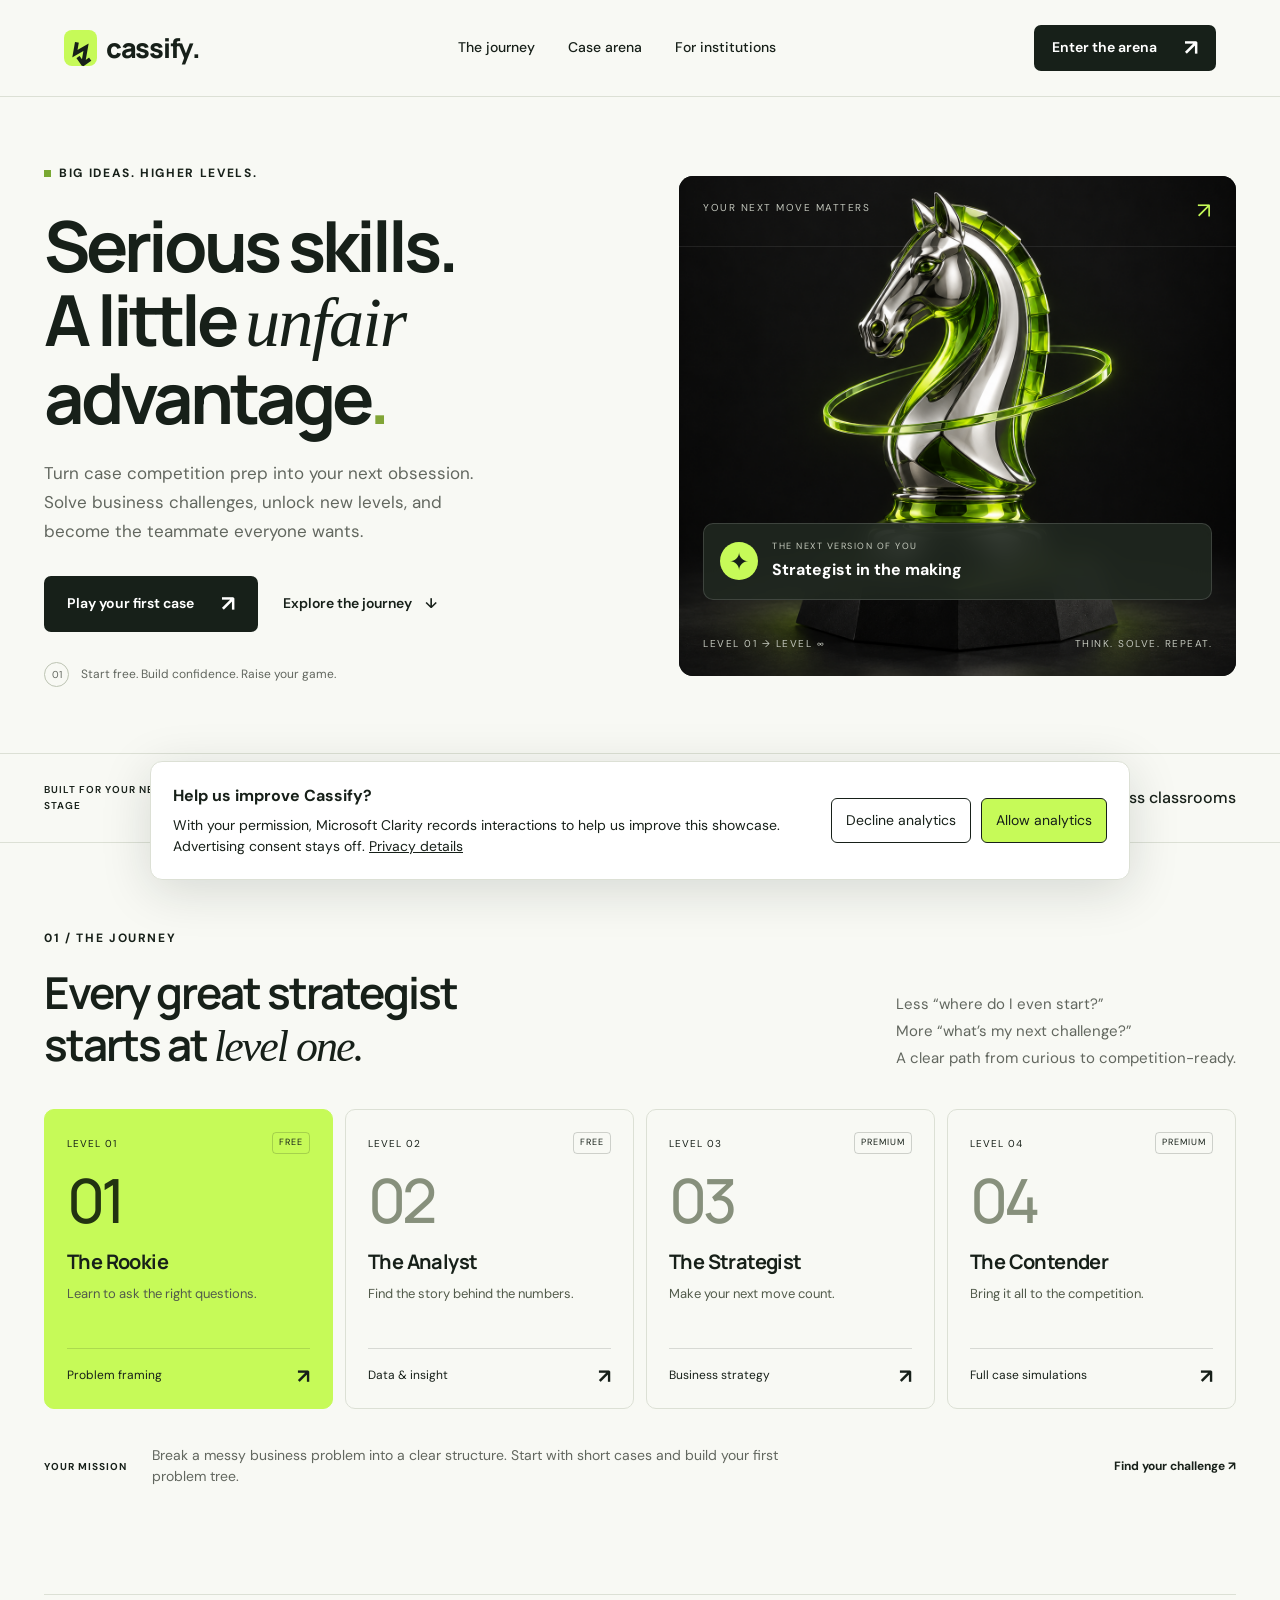
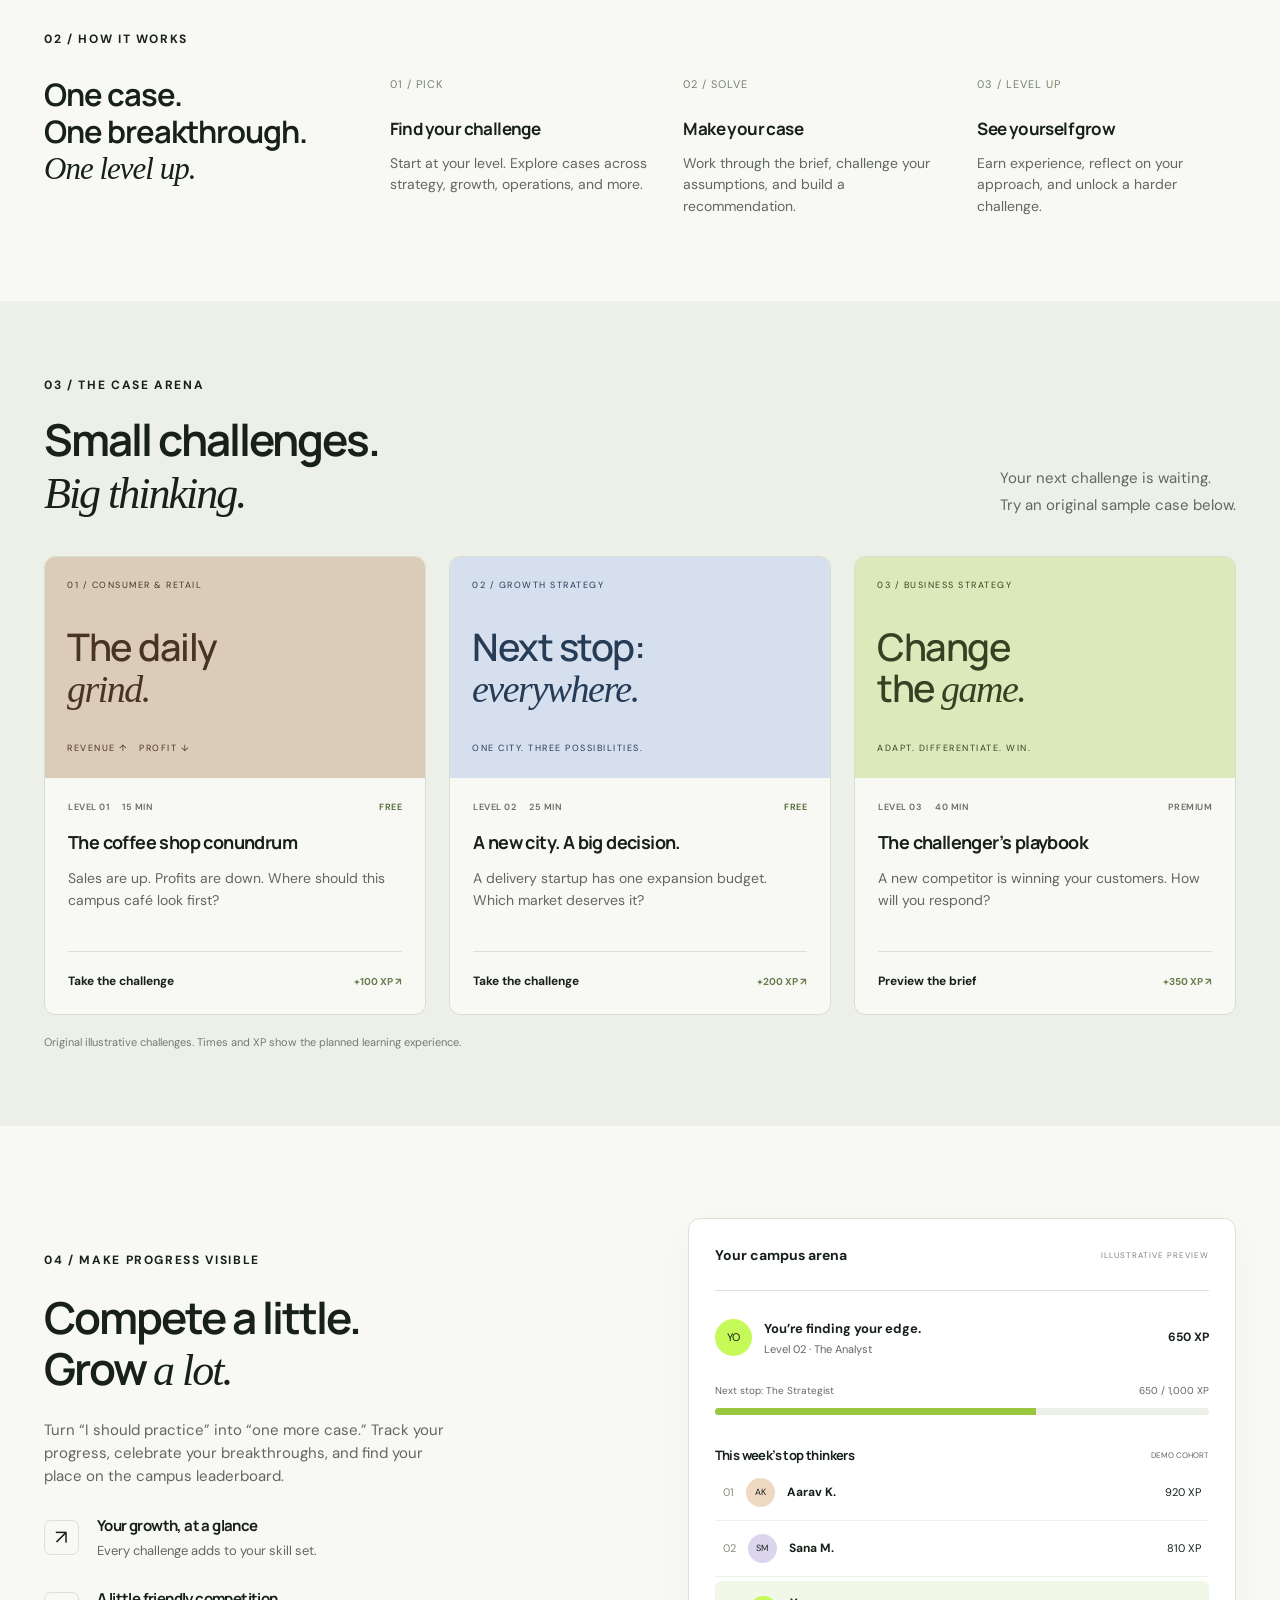
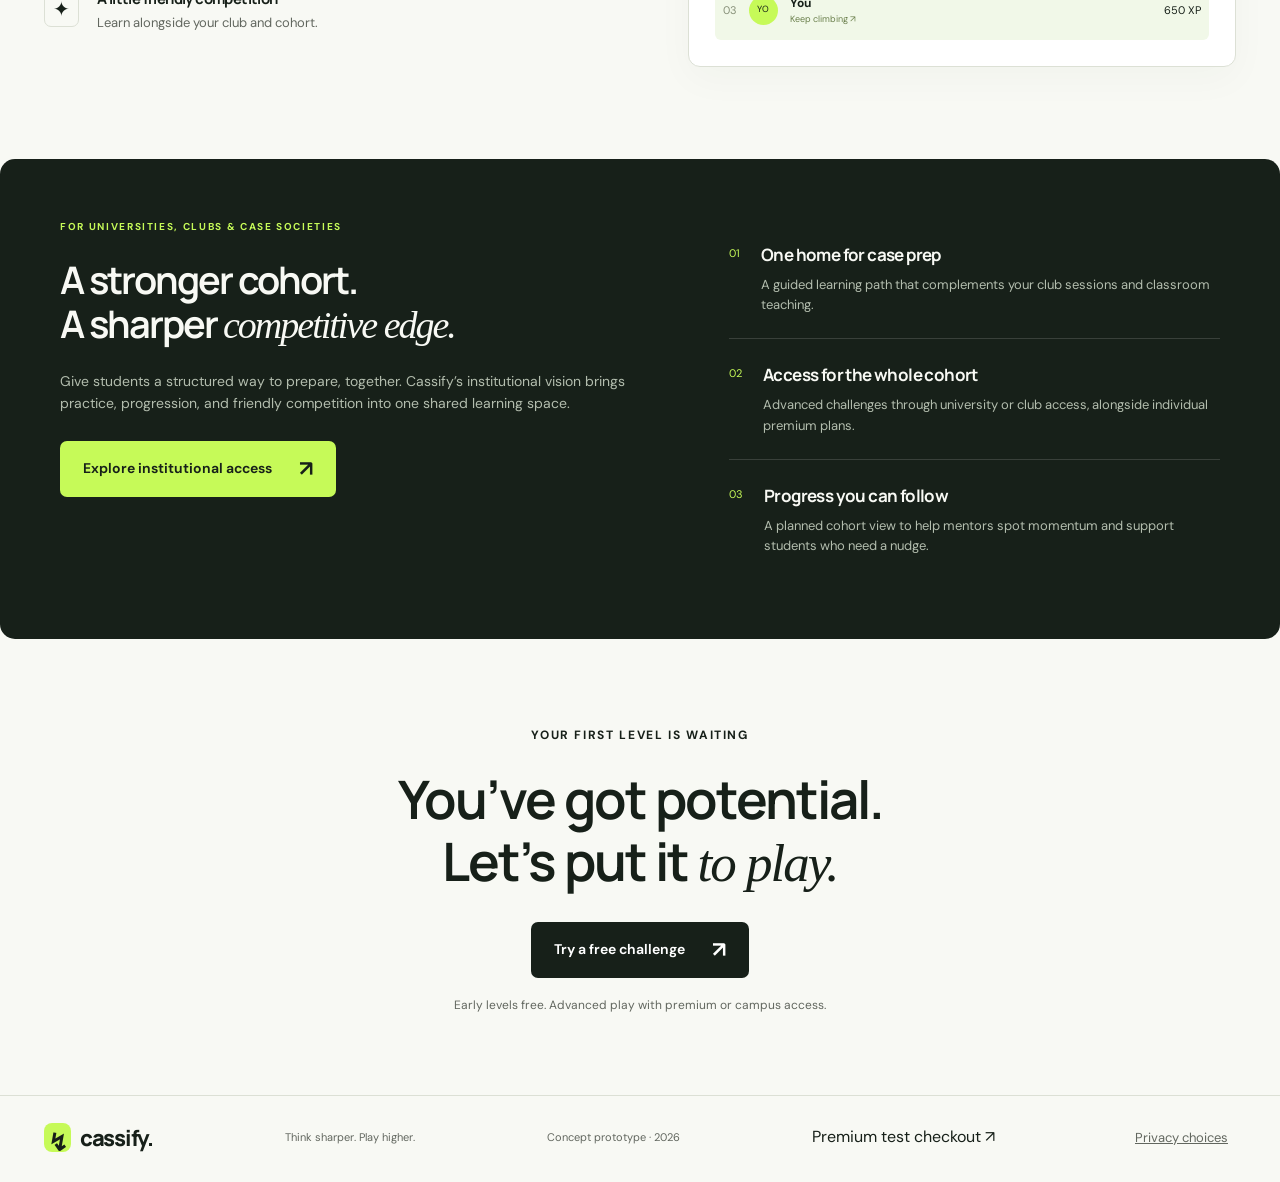
<file: showcase/index.html>
<!doctype html>
<html lang="en"><head><meta charset="utf-8"><meta name="viewport" content="width=device-width,initial-scale=1"><meta name="description" content="Turn case competition prep into your next obsession. Build business skills, conquer challenges, and level up with Cassify."><title>Cassify — Think sharper. Play higher.</title><link rel="icon" href="data:image/svg+xml,%3Csvg xmlns='http://www.w3.org/2000/svg' viewBox='0 0 32 32'%3E%3Crect width='32' height='32' rx='8' fill='%23c6fa58'/%3E%3Cpath d='M22 9H12l-5 7 5 7h10l-5-7z' fill='%23151915'/%3E%3C/svg%3E"><link rel="stylesheet" href="style.css"><meta name="google-site-verification" content="q8zzXKevI9_IpJd7duxw0ozllKAZsqJqXDRwz59ZFJ8"><link rel="canonical" href="https://casify-two.vercel.app/"><link rel="stylesheet" href="integrations.css"><script src="integrations.js" defer></script></head>
<body><header><a class="brand" href="#" aria-label="Cassify home"><span class="brand-mark">↯</span>cassify<span class="brand-period">.</span></a><nav aria-label="Main navigation"><a href="#journey">The journey</a><a href="#challenges">Case arena</a><a href="#campus">For institutions</a></nav><a class="button small" href="#challenges">Enter the arena <span>↗</span></a></header>
<main><section class="hero wrap"><div class="hero-copy"><div class="eyebrow"><span class="tiny-square"></span> BIG IDEAS. HIGHER LEVELS.</div><h1>Serious skills.<br>A little <span class="serif">unfair</span><br>advantage<span class="lime">.</span></h1><p>Turn case competition prep into your next obsession. Solve business challenges, unlock new levels, and become the teammate everyone wants.</p><div class="actions"><a class="button" href="#challenges">Play your first case <span>↗</span></a><a class="text-link" href="#journey">Explore the journey <span>↓</span></a></div><div class="hero-note"><span>01</span> Start free. Build confidence. Raise your game.</div></div><div class="hero-art"><div class="art-top"><span>YOUR NEXT MOVE MATTERS</span><span>↗</span></div><div class="art-image" id="hero-image"></div><div class="float-card"><span class="mini-icon">✦</span><div><small>THE NEXT VERSION OF YOU</small><strong>Strategist in the making</strong></div></div><div class="art-bottom"><span>LEVEL 01 → LEVEL ∞</span><span>THINK. SOLVE. REPEAT.</span></div></div></section>
<section class="ribbon"><div class="wrap"><span>BUILT FOR YOUR NEXT BIG STAGE</span><strong>Case competitions</strong><span class="asterisk">✳</span><strong>Consulting clubs</strong><span class="asterisk">✳</span><strong>Business classrooms</strong></div></section>
<section class="wrap journey" id="journey"><div class="section-head"><div><div class="eyebrow">01 / THE JOURNEY</div><h2>Every great strategist<br>starts at <span class="serif">level one.</span></h2></div><p>Less “where do I even start?”<br>More “what’s my next challenge?”<br>A clear path from curious to competition-ready.</p></div><div class="level-grid"><button class="level active" data-level="0"><span class="level-meta">LEVEL 01 <em>FREE</em></span><span class="level-number">01</span><h3>The Rookie</h3><p>Learn to ask the right questions.</p><span class="level-foot">Problem framing <b>↗</b></span></button><button class="level" data-level="1"><span class="level-meta">LEVEL 02 <em>FREE</em></span><span class="level-number">02</span><h3>The Analyst</h3><p>Find the story behind the numbers.</p><span class="level-foot">Data &amp; insight <b>↗</b></span></button><button class="level" data-level="2"><span class="level-meta">LEVEL 03 <em>PREMIUM</em></span><span class="level-number">03</span><h3>The Strategist</h3><p>Make your next move count.</p><span class="level-foot">Business strategy <b>↗</b></span></button><button class="level" data-level="3"><span class="level-meta">LEVEL 04 <em>PREMIUM</em></span><span class="level-number">04</span><h3>The Contender</h3><p>Bring it all to the competition.</p><span class="level-foot">Full case simulations <b>↗</b></span></button></div><div class="level-detail" aria-live="polite"><span>YOUR MISSION</span><p id="level-description">Break a messy business problem into a clear structure. Start with short cases and build your first problem tree.</p><a href="#challenges">Find your challenge ↗</a></div></section>
<section class="how wrap"><div class="eyebrow">02 / HOW IT WORKS</div><div class="how-grid"><h2>One case.<br>One breakthrough.<br><span class="serif">One level up.</span></h2><article><span class="step">01 / PICK</span><h3>Find your challenge</h3><p>Start at your level. Explore cases across strategy, growth, operations, and more.</p></article><article><span class="step">02 / SOLVE</span><h3>Make your case</h3><p>Work through the brief, challenge your assumptions, and build a recommendation.</p></article><article><span class="step">03 / LEVEL UP</span><h3>See yourself grow</h3><p>Earn experience, reflect on your approach, and unlock a harder challenge.</p></article></div></section>
<section class="arena" id="challenges"><div class="wrap"><div class="section-head"><div><div class="eyebrow">03 / THE CASE ARENA</div><h2>Small challenges.<br><span class="serif">Big thinking.</span></h2></div><p>Your next challenge is waiting.<br>Try an original sample case below.</p></div><div class="case-grid"><article class="case-card"><div class="case-cover coffee"><span>01 / CONSUMER & RETAIL</span><strong>The daily<br><i>grind.</i></strong><span class="cover-bottom">REVENUE ↑ &nbsp; PROFIT ↓</span></div><div class="case-body"><div class="tags"><span>LEVEL 01</span><span>15 MIN</span><span class="free">FREE</span></div><h3>The coffee shop conundrum</h3><p>Sales are up. Profits are down. Where should this campus café look first?</p><button class="case-link" data-case="0">Take the challenge <span>+100 XP ↗</span></button></div></article><article class="case-card"><div class="case-cover growth"><span>02 / GROWTH STRATEGY</span><strong>Next stop:<br><i>everywhere.</i></strong><span class="cover-bottom">ONE CITY. THREE POSSIBILITIES.</span></div><div class="case-body"><div class="tags"><span>LEVEL 02</span><span>25 MIN</span><span class="free">FREE</span></div><h3>A new city. A big decision.</h3><p>A delivery startup has one expansion budget. Which market deserves it?</p><button class="case-link" data-case="1">Take the challenge <span>+200 XP ↗</span></button></div></article><article class="case-card"><div class="case-cover strategy"><span>03 / BUSINESS STRATEGY</span><strong>Change<br>the <i>game.</i></strong><span class="cover-bottom">ADAPT. DIFFERENTIATE. WIN.</span></div><div class="case-body"><div class="tags"><span>LEVEL 03</span><span>40 MIN</span><span>PREMIUM</span></div><h3>The challenger’s playbook</h3><p>A new competitor is winning your customers. How will you respond?</p><button class="case-link" data-case="2">Preview the brief <span>+350 XP ↗</span></button></div></article></div><p class="sample-note">Original illustrative challenges. Times and XP show the planned learning experience.</p></div></section>
<section class="wrap progress-section"><div class="progress-copy"><div class="eyebrow">04 / MAKE PROGRESS VISIBLE</div><h2>Compete a little.<br>Grow <span class="serif">a lot.</span></h2><p>Turn “I should practice” into “one more case.” Track your progress, celebrate your breakthroughs, and find your place on the campus leaderboard.</p><div class="feature-line"><span>↗</span><div><h3>Your growth, at a glance</h3><p>Every challenge adds to your skill set.</p></div></div><div class="feature-line"><span>✦</span><div><h3>A little friendly competition</h3><p>Learn alongside your club and cohort.</p></div></div></div><div class="dashboard"><div class="dashboard-head"><strong>Your campus arena</strong><span>ILLUSTRATIVE PREVIEW</span></div><div class="player"><div class="avatar">YO</div><div><strong>You’re finding your edge.</strong><p>Level 02 · The Analyst</p></div><span class="xp">650 XP</span></div><div class="meter-label"><span>Next stop: The Strategist</span><span>650 / 1,000 XP</span></div><progress value="650" max="1000" aria-label="650 of 1000 XP toward next level"></progress><div class="leader-heading"><h3>This week’s top thinkers</h3><span>DEMO COHORT</span></div><div class="leader"><span class="rank">01</span><span class="avatar peach">AK</span><strong>Aarav K.</strong><span>920 XP</span></div><div class="leader"><span class="rank">02</span><span class="avatar purple">SM</span><strong>Sana M.</strong><span>810 XP</span></div><div class="leader you"><span class="rank">03</span><span class="avatar">YO</span><strong>You <small>Keep climbing ↗</small></strong><span>650 XP</span></div></div></section>
<section class="campus wrap" id="campus"><div><div class="eyebrow">FOR UNIVERSITIES, CLUBS & CASE SOCIETIES</div><h2>A stronger cohort.<br>A sharper <span class="serif">competitive edge.</span></h2><p>Give students a structured way to prepare, together. Cassify’s institutional vision brings practice, progression, and friendly competition into one shared learning space.</p><button class="button" id="institution-cta">Explore institutional access <span>↗</span></button></div><div class="campus-features"><article><span>01</span><div><h3>One home for case prep</h3><p>A guided learning path that complements your club sessions and classroom teaching.</p></div></article><article><span>02</span><div><h3>Access for the whole cohort</h3><p>Advanced challenges through university or club access, alongside individual premium plans.</p></div></article><article><span>03</span><div><h3>Progress you can follow</h3><p>A planned cohort view to help mentors spot momentum and support students who need a nudge.</p></div></article></div></section>
<section class="final-cta wrap"><div class="eyebrow">YOUR FIRST LEVEL IS WAITING</div><h2>You’ve got potential.<br>Let’s put it <span class="serif">to play.</span></h2><a class="button" href="#challenges">Try a free challenge <span>↗</span></a><p>Early levels free. Advanced play with premium or campus access.</p></section></main><footer class="wrap"><a class="brand" href="#"><span class="brand-mark">↯</span>cassify.</a><span>Think sharper. Play higher.</span><span>Concept prototype · 2026</span><a href="billing-test.html">Premium test checkout ↗</a></footer>
<dialog id="case-dialog"><button class="close" aria-label="Close dialog">×</button><div class="eyebrow" id="dialog-label"></div><h2 id="dialog-title"></h2><p id="dialog-brief"></p><div id="case-interaction"><h3>Where would you start?</h3><div id="choices"></div><p id="feedback" role="status"></p></div><p class="dialog-note">Showcase demo — no account required. Responses are not saved.</p></dialog><script src="app.js"></script></body></html>
</file>
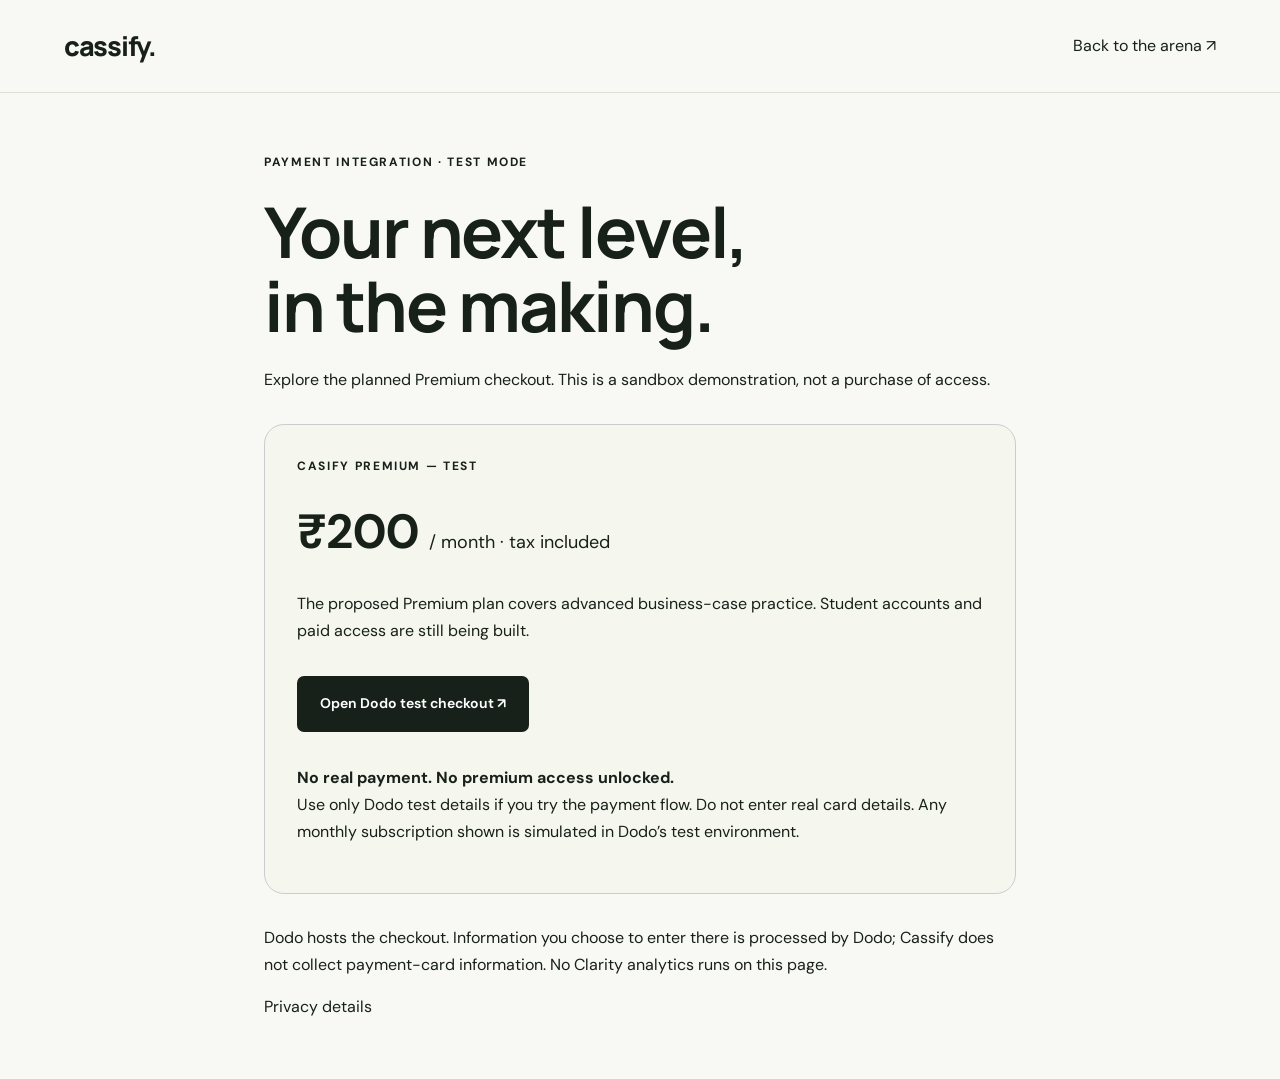
<file: showcase/billing-test.html>
<!doctype html>
<html lang="en"><head><meta charset="utf-8"><meta name="viewport" content="width=device-width,initial-scale=1"><meta name="robots" content="noindex,nofollow"><title>Premium test checkout — Cassify</title><link rel="stylesheet" href="style.css"><style>main{max-width:800px;margin:auto;padding:60px 24px}h1{font-size:clamp(40px,8vw,70px);letter-spacing:-2px;line-height:1.05;margin:24px 0}.billing-card{border:1px solid #ccc;border-radius:20px;padding:32px;margin:30px 0;background:#f5f7ef}.price{font-size:48px;font-weight:700;margin:20px 0}.price small{font-size:18px;font-weight:400}p{line-height:1.7;margin:16px 0}.button{margin:16px 0}a:focus-visible{outline:3px solid #5951ca;outline-offset:4px}</style></head><body><header><a class="brand" href="/">cassify.</a><a href="/">Back to the arena ↗</a></header><main><div class="eyebrow">PAYMENT INTEGRATION · TEST MODE</div><h1>Your next level,<br>in the making.</h1><p>Explore the planned Premium checkout. This is a sandbox demonstration, not a purchase of access.</p><section class="billing-card"><div class="eyebrow">CASIFY PREMIUM — TEST</div><div class="price">₹200 <small>/ month · tax included</small></div><p>The proposed Premium plan covers advanced business-case practice. Student accounts and paid access are still being built.</p><a class="button" href="https://test.checkout.dodopayments.com/buy/pdt_0NpzXMK1UMHHFSWaw7WZ0?quantity=1" rel="noreferrer">Open Dodo test checkout ↗</a><p><strong>No real payment. No premium access unlocked.</strong><br>Use only Dodo test details if you try the payment flow. Do not enter real card details. Any monthly subscription shown is simulated in Dodo’s test environment.</p></section><p>Dodo hosts the checkout. Information you choose to enter there is processed by Dodo; Cassify does not collect payment-card information. No Clarity analytics runs on this page.</p><a href="/privacy.html">Privacy details</a></main></body></html>
</file>
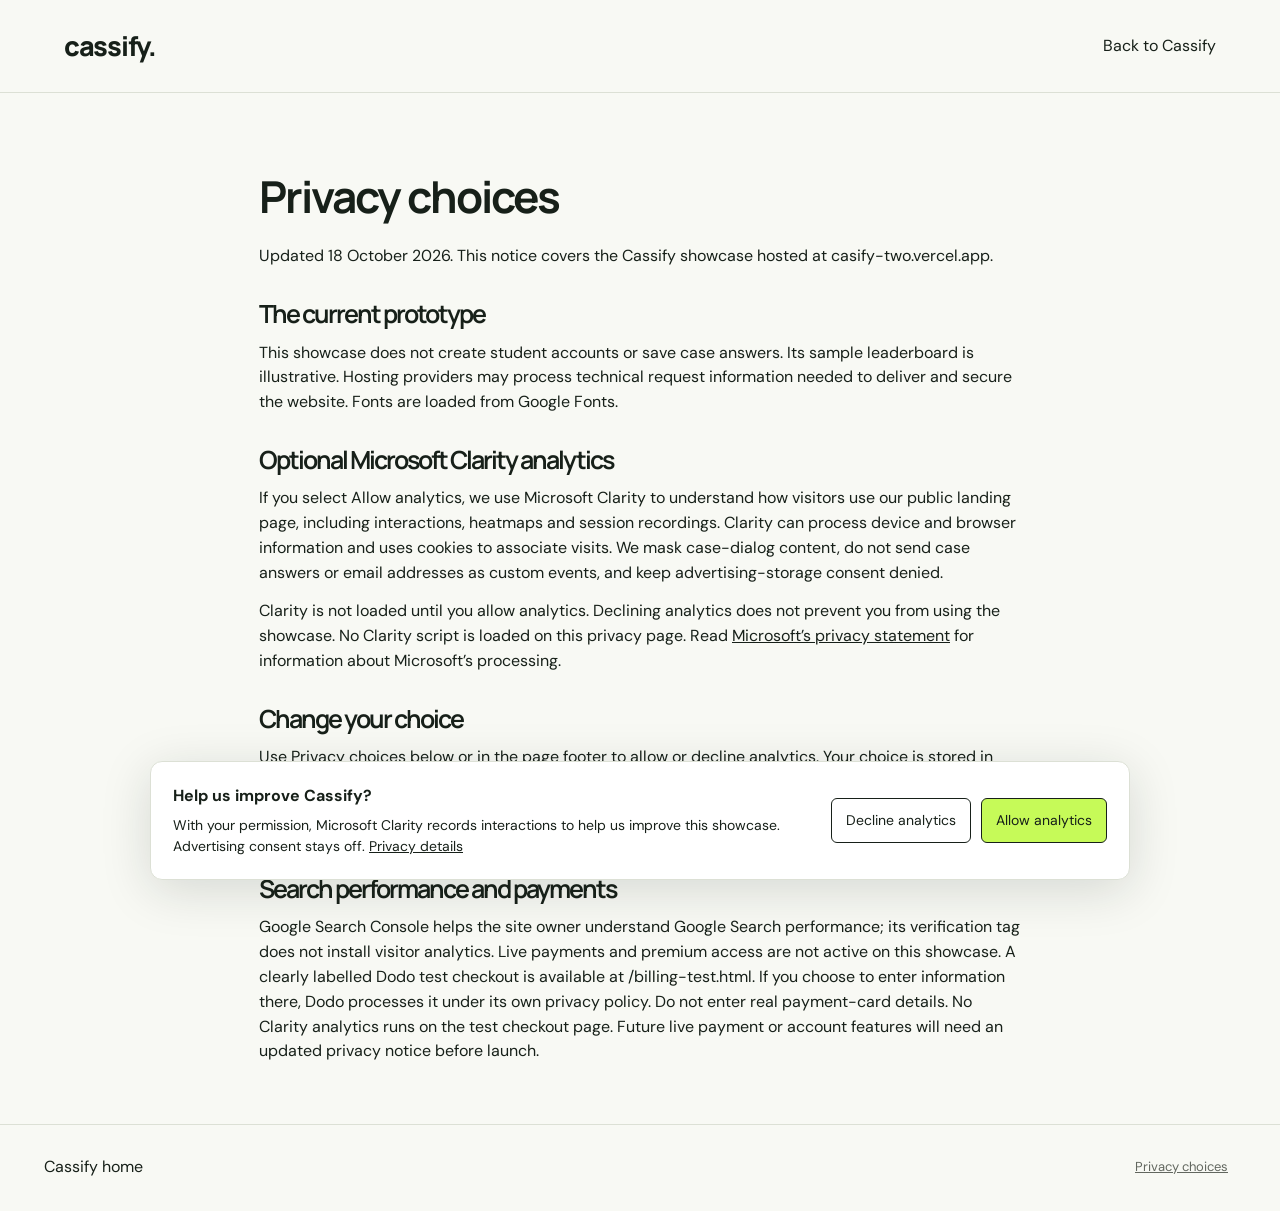
<file: showcase/privacy.html>
<!doctype html>
<html lang="en"><head><meta charset="utf-8"><meta name="viewport" content="width=device-width,initial-scale=1"><title>Privacy choices — Cassify</title><meta name="description" content="How analytics and privacy choices work on the Cassify showcase."><link rel="canonical" href="https://casify-two.vercel.app/privacy.html"><link rel="stylesheet" href="style.css"><link rel="stylesheet" href="integrations.css"></head><body><header><a class="brand" href="/">cassify.</a><a href="/">Back to Cassify</a></header><main class="wrap" style="max-width:850px;padding-top:55px;padding-bottom:60px"><h1 style="font-size:44px;letter-spacing:-2px">Privacy choices</h1><p>Updated 18 October 2026. This notice covers the Cassify showcase hosted at casify-two.vercel.app.</p><h2 style="font-size:25px;margin:30px 0 12px">The current prototype</h2><p>This showcase does not create student accounts or save case answers. Its sample leaderboard is illustrative. Hosting providers may process technical request information needed to deliver and secure the website. Fonts are loaded from Google Fonts.</p><h2 style="font-size:25px;margin:30px 0 12px">Optional Microsoft Clarity analytics</h2><p>If you select Allow analytics, we use Microsoft Clarity to understand how visitors use our public landing page, including interactions, heatmaps and session recordings. Clarity can process device and browser information and uses cookies to associate visits. We mask case-dialog content, do not send case answers or email addresses as custom events, and keep advertising-storage consent denied.</p><p style="margin-top:14px">Clarity is not loaded until you allow analytics. Declining analytics does not prevent you from using the showcase. No Clarity script is loaded on this privacy page. Read <a href="https://privacy.microsoft.com/privacystatement" style="text-decoration:underline">Microsoft’s privacy statement</a> for information about Microsoft’s processing.</p><h2 style="font-size:25px;margin:30px 0 12px">Change your choice</h2><p>Use Privacy choices below or in the page footer to allow or decline analytics. Your choice is stored in this browser for up to 180 days. If you withdraw permission on the landing page, it reloads to stop the running analytics script and prevent it from loading again. Withdrawing permission does not remove previously collected data.</p><h2 style="font-size:25px;margin:30px 0 12px">Search performance and payments</h2><p>Google Search Console helps the site owner understand Google Search performance; its verification tag does not install visitor analytics. Live payments and premium access are not active on this showcase. A clearly labelled Dodo test checkout is available at /billing-test.html. If you choose to enter information there, Dodo processes it under its own privacy policy. Do not enter real payment-card details. No Clarity analytics runs on the test checkout page. Future live payment or account features will need an updated privacy notice before launch.</p></main><footer class="wrap"><a href="/">Cassify home</a></footer><script src="integrations.js" defer></script></body></html>
</file>
<file: showcase/style.css>
@import url('https://fonts.googleapis.com/css2?family=DM+Sans:wght@400;450;500;550;600;650;700&family=Manrope:wght@400;500;600;650;700;750;800&display=swap');
:root{--ink:#172019;--muted:#62675f;--paper:#f8f9f4;--lime:#c6fa58;--line:#dce0d5}*{box-sizing:border-box}html{scroll-behavior:smooth;scroll-padding-top:100px}body{margin:0;background:var(--paper);color:var(--ink);font-family:'DM Sans',Arial,sans-serif;font-size:16px;line-height:1.55}button,a{-webkit-tap-highlight-color:transparent}a{color:inherit;text-decoration:none}button{font:inherit;cursor:pointer}button:focus-visible,a:focus-visible{outline:3px solid #668822;outline-offset:5px}button{color:inherit}header{max-width:1440px;margin:auto;padding:25px 5%;display:flex;align-items:center;justify-content:space-between;border-bottom:1px solid var(--line);gap:24px}.brand{font-family:Manrope,sans-serif;font-size:27px;font-weight:800;letter-spacing:-1.3px;display:flex;align-items:center;gap:9px}.brand-period{margin-left:-9px}.brand-mark{display:inline-grid;place-items:center;background:var(--lime);width:33px;height:36px;border-radius:8px;font-size:31px;font-weight:600;letter-spacing:0}nav{display:flex;gap:33px;font-size:14px;font-weight:500}nav a:hover{color:#668822}.wrap{max-width:1280px;margin:auto;padding-left:44px;padding-right:44px}.button{background:var(--ink);color:white;padding:17px 23px;border-radius:7px;border:0;display:inline-flex;align-items:center;justify-content:space-between;gap:27px;font-size:14px;font-weight:650;transition:transform .2s,background .2s}.button:hover{background:#35452a;transform:translateY(-2px)}.button span{font-size:22px;line-height:1}.button.small{padding:12px 18px}.hero{display:grid;grid-template-columns:1.06fr 1fr;gap:45px;padding-top:67px;padding-bottom:66px;align-items:center}.eyebrow{font-size:12px;letter-spacing:1.65px;font-weight:700;display:flex;align-items:center;gap:8px}.tiny-square{width:7px;height:7px;background:#78a831}h1,h2,h3,p{margin:0}h1,h2,h3{font-family:Manrope,Arial,sans-serif}h1{font-size:clamp(48px,5.5vw,76px);line-height:1.06;letter-spacing:-4px;margin:25px 0}h2{font-size:44px;letter-spacing:-2px;line-height:1.17;font-weight:650}h3{font-size:20px;letter-spacing:-.6px}.serif{font-family:Georgia,serif;font-weight:400;font-style:italic;letter-spacing:-2px}.lime{color:#81a536}.hero-copy>p{max-width:440px;font-size:17px;line-height:1.7;color:var(--muted)}.actions{display:flex;gap:25px;align-items:center;margin:30px 0}.text-link{font-size:14px;font-weight:600}.text-link span{margin-left:10px}.hero-note{display:flex;align-items:center;gap:12px;font-size:12px;color:var(--muted)}.hero-note>span{border:1px solid #bdc4b3;border-radius:50%;height:25px;width:25px;display:grid;place-items:center;font-size:10px}.hero-art{height:500px;border-radius:14px;background:#191d19;color:white;position:relative;overflow:hidden;display:flex;flex-direction:column;justify-content:space-between}.art-top,.art-bottom{position:relative;z-index:2;display:flex;justify-content:space-between;padding:24px;font-size:10px;letter-spacing:1.5px;color:#c2c6bc}.art-top{border-bottom:1px solid #ffffff15}.art-top>span:last-child{color:var(--lime);font-size:22px;line-height:1}.art-image{position:absolute;inset:0;background:#1a1e1a;background-position:center;background-size:cover}.float-card{position:absolute;bottom:76px;left:24px;right:24px;display:flex;align-items:center;gap:14px;padding:16px;border:1px solid #ffffff24;background:#202820df;backdrop-filter:blur(12px);border-radius:10px;z-index:2}.float-card small{display:block;font-size:9px;letter-spacing:1.5px;color:#c6cbbe;margin-bottom:4px}.float-card strong{font-size:16px}.mini-icon{width:38px;height:38px;border-radius:50%;display:grid;place-items:center;background:var(--lime);color:var(--ink);font-size:24px}.ribbon{border-top:1px solid var(--line);border-bottom:1px solid var(--line)}.ribbon>.wrap{display:flex;justify-content:space-between;gap:20px;align-items:center;padding-top:26px;padding-bottom:26px}.ribbon span:first-child{font-size:10px;font-weight:600;letter-spacing:1px;max-width:160px}.ribbon strong{font-size:16px;font-weight:500}.asterisk{color:#7c8b68;font-size:23px}.journey{padding-top:86px;padding-bottom:55px}.section-head{display:flex;justify-content:space-between;align-items:flex-end;gap:30px;margin-bottom:37px}.section-head .eyebrow{margin-bottom:20px}.section-head>p{font-size:15px;color:var(--muted);max-width:350px;line-height:1.8}.level-grid{display:grid;grid-template-columns:repeat(4,1fr);gap:12px}.level{border:1px solid var(--line);text-align:left;border-radius:10px;padding:22px;background:transparent;transition:.2s}.level.active,.level:hover{background:var(--lime);border-color:var(--lime)}.level-meta{font-size:10px;letter-spacing:1px;display:flex;justify-content:space-between;gap:6px;align-items:center}.level-meta em{font-style:normal;font-size:9px;padding:3px 6px;border:1px solid #17201930;border-radius:4px}.level-number{display:block;font-family:Manrope,sans-serif;font-size:61px;letter-spacing:-4px;line-height:1.5;font-weight:500;color:#87907c}.level.active .level-number{color:#223311}.level h3{font-size:20px}.level p{font-size:13px;min-height:44px;margin-top:7px;color:#525b4b}.level-foot{border-top:1px solid #17201925;padding-top:17px;margin-top:20px;display:flex;justify-content:space-between;font-size:12px}.level-foot b{font-size:20px;line-height:1}.level-detail{display:flex;gap:25px;align-items:center;margin-top:20px;min-height:75px}.level-detail>span{font-size:10px;letter-spacing:1px;white-space:nowrap;font-weight:700}.level-detail p{font-size:14px;color:var(--muted);max-width:650px}.level-detail a{font-size:12px;margin-left:auto;white-space:nowrap;font-weight:700}.how{padding-top:35px;padding-bottom:83px}.how>.eyebrow{border-top:1px solid var(--line);padding-top:35px;margin-bottom:28px}.how-grid{display:grid;grid-template-columns:1.2fr 1fr 1fr 1fr;gap:35px}.how h2{font-size:31px;letter-spacing:-1px}.how h2 .serif{letter-spacing:-1px}.step{font-size:11px;color:#77826b;letter-spacing:1px;display:block;margin-bottom:23px}.how h3{font-size:17px;margin-bottom:10px}.how p{font-size:14px;color:var(--muted)}.arena{background:#edf0e8;padding:75px 0}.case-grid{display:grid;grid-template-columns:repeat(3,1fr);gap:23px}.case-card{border:1px solid #d8dfce;background:var(--paper);border-radius:11px;overflow:hidden}.case-cover{height:221px;padding:22px;display:flex;flex-direction:column;justify-content:space-between}.case-cover>span{font-size:9px;letter-spacing:1.5px}.case-cover strong{font-family:Manrope,sans-serif;font-size:38px;font-weight:550;letter-spacing:-1.5px;line-height:1.07}.case-cover i{font-family:Georgia,serif;font-weight:400}.coffee{background:#dbccb7;color:#483421}.growth{background:#d5dfed;color:#253b56}.strategy{background:#dce9ba;color:#344224}.case-body{padding:23px}.tags{display:flex;gap:13px;font-size:9px;font-weight:600;letter-spacing:.5px;color:#686d62;margin-bottom:14px}.tags span:last-child{margin-left:auto}.tags .free{color:#4a642c}.case-body h3{font-size:18px;margin-bottom:11px}.case-body p{font-size:14px;color:var(--muted);min-height:65px}.case-link{display:flex;justify-content:space-between;align-items:center;gap:8px;background:none;border:0;border-top:1px solid var(--line);padding:20px 0 0;margin-top:18px;width:100%;font-size:12px;font-weight:700}.case-link span{font-size:10px;color:#687c4b}.sample-note{font-size:11px;color:#747b6d;margin-top:19px}.progress-section{padding-top:92px;padding-bottom:92px;display:grid;grid-template-columns:1fr 1fr;gap:95px;align-items:center}.progress-copy h2{margin:22px 0}.progress-copy>p{font-size:15px;color:var(--muted);max-width:415px}.feature-line{display:flex;gap:18px;margin-top:26px;align-items:center}.feature-line>span{width:35px;height:35px;border:1px solid var(--line);border-radius:7px;display:grid;place-items:center;font-size:20px}.feature-line h3{font-size:15px}.feature-line p{font-size:13px;color:var(--muted);margin-top:3px}.dashboard{background:white;border:1px solid var(--line);border-radius:12px;box-shadow:0 12px 38px #28391808;padding:26px}.dashboard-head{display:flex;align-items:center;justify-content:space-between;gap:10px;padding-bottom:24px;border-bottom:1px solid var(--line)}.dashboard-head strong{font-size:14px}.dashboard-head>span{font-size:8px;letter-spacing:1px;color:#7d8375}.player{display:flex;align-items:center;gap:12px;margin:25px 0}.avatar{background:var(--lime);width:37px;height:37px;display:grid;place-items:center;border-radius:50%;font-size:11px;flex-shrink:0}.player strong{font-size:13px}.player p{font-size:11px;color:var(--muted)}.xp{margin-left:auto;font-size:12px;font-weight:700;white-space:nowrap}.meter-label{display:flex;justify-content:space-between;font-size:10px;color:var(--muted);margin-bottom:9px}progress{appearance:none;border:0;display:block;width:100%;height:7px;border-radius:4px;overflow:hidden;background:#edf0e8}progress::-webkit-progress-bar{background:#edf0e8}progress::-webkit-progress-value{background:#99c63e}progress::-moz-progress-bar{background:#99c63e}.leader-heading{margin-top:30px;display:flex;justify-content:space-between;align-items:center;gap:8px}.leader-heading h3{font-size:13px}.leader-heading>span{font-size:8px;color:var(--muted)}.leader{display:flex;align-items:center;gap:12px;padding:13px 8px;border-bottom:1px solid #edf0e8;font-size:12px}.leader .rank{color:#879079;font-size:11px}.leader>span:last-child{margin-left:auto;font-size:11px}.leader .avatar{width:29px;height:29px;font-size:9px}.peach{background:#f0d9c3}.purple{background:#dcd5ee}.you{background:#f1f8e8;border-radius:6px;border:0;margin-top:4px}.you small{display:block;font-size:9px;font-weight:400;color:#6a7f4b}.campus{background:var(--ink);color:var(--paper);border-radius:15px;display:grid;grid-template-columns:1.2fr 1fr;gap:80px;padding:60px}.campus .eyebrow{color:var(--lime);font-size:10px}.campus h2{font-size:38px;margin:23px 0}.campus p{font-size:14px;color:#b3bdae}.campus .button{background:var(--lime);color:var(--ink);margin-top:27px}.campus-features article{display:flex;gap:21px;padding:23px 0;border-bottom:1px solid #ffffff25}.campus-features article:last-child{border:0}.campus-features article>span{font-size:11px;color:var(--lime);padding-top:3px}.campus-features h3{font-size:17px;margin-bottom:7px}.campus-features p{font-size:13px}.final-cta{text-align:center;padding-top:87px;padding-bottom:80px}.final-cta .eyebrow{justify-content:center}.final-cta h2{font-size:53px;margin:23px 0 28px}.final-cta p{font-size:12px;color:var(--muted);margin-top:18px}footer{display:flex;align-items:center;justify-content:space-between;gap:20px;padding-top:24px;padding-bottom:26px;border-top:1px solid var(--line)}footer .brand{font-size:22px}footer .brand-mark{width:27px;height:29px;font-size:24px}footer>span{font-size:11px;color:var(--muted)}dialog{border:1px solid var(--line);border-radius:16px;padding:40px;max-width:620px;width:calc(100% - 32px);color:var(--ink);background:var(--paper);box-shadow:0 25px 100px #0005}dialog::backdrop{background:#101b15b8;backdrop-filter:blur(5px)}.close{position:absolute;right:16px;top:10px;border:0;background:none;font-size:28px}.dialog-note{font-size:12px;color:var(--muted);margin-top:25px}dialog h2{font-size:33px;margin:18px 0}dialog>p{font-size:16px}dialog h3{font-size:17px;margin:25px 0 13px}#choices{display:grid;gap:9px}#choices button{border:1px solid var(--line);border-radius:6px;padding:13px;text-align:left;background:white;font-size:14px}#choices button:hover,#choices button.selected{background:#e3f3c8;border-color:#90af5b}#feedback{font-size:14px;margin-top:16px;font-weight:500}
@media(min-width:1500px){header{max-width:1368px}}@media(max-width:1000px){.wrap{padding-left:28px;padding-right:28px}.hero{gap:25px}.hero-art{height:460px}h1{letter-spacing:-2.5px}.actions{gap:16px;flex-wrap:wrap}.level{padding:16px}.level-meta{font-size:9px}.level-meta em{font-size:8px}.progress-section{gap:35px}.campus{margin:0 28px;padding:40px;gap:35px}.how-grid{gap:22px}.case-body{padding:18px}.case-cover strong{font-size:32px}.case-body h3{font-size:16px}.ribbon strong{font-size:13px}}@media(max-width:720px){header{padding:19px 22px}header nav{display:none}.brand{font-size:23px}.button.small{font-size:12px;padding:11px 13px;gap:10px}.wrap{padding-left:22px;padding-right:22px}.hero{grid-template-columns:1fr;padding-top:40px;padding-bottom:38px;gap:30px}h1{font-size:58px;letter-spacing:-3px}.hero-copy>p{font-size:16px}.hero-art{height:405px}.ribbon>.wrap{flex-wrap:wrap;justify-content:center;gap:14px;padding-top:20px;padding-bottom:20px}.ribbon span:first-child{max-width:none;width:100%;text-align:center}.ribbon strong{font-size:11px}.asterisk{font-size:14px}.journey{padding-top:55px}.section-head{display:block;margin-bottom:27px}h2{font-size:35px}.section-head>p{margin-top:20px;font-size:14px}.level-grid{grid-template-columns:1fr 1fr}.level-meta{font-size:9px}.level-number{font-size:49px}.level h3{font-size:18px}.level p{font-size:12px}.level-foot{font-size:11px}.level-detail{flex-wrap:wrap;gap:10px}.level-detail p{font-size:13px}.level-detail a{margin:0}.how{padding-top:5px;padding-bottom:50px}.how-grid{grid-template-columns:1fr;gap:28px}.how-grid h2{font-size:33px}.step{margin-bottom:8px}.how article{border-top:1px solid var(--line);padding-top:20px}.arena{padding:50px 0}.case-grid{grid-template-columns:1fr;gap:24px}.case-cover{height:215px}.case-cover strong{font-size:40px}.case-body h3{font-size:20px}.case-body p{min-height:0;font-size:15px}.case-body{padding:23px}.case-link{font-size:14px}.case-link span{font-size:12px}.progress-section{grid-template-columns:1fr;padding-top:55px;padding-bottom:55px}.dashboard{padding:21px}.campus{grid-template-columns:1fr;margin:0 16px;padding:30px 24px;gap:15px}.campus h2{font-size:33px}.campus .eyebrow{font-size:9px}.final-cta{padding-top:58px;padding-bottom:55px}.final-cta h2{font-size:40px}footer{flex-wrap:wrap}footer>span:last-child{width:100%}dialog{padding:30px 23px}}@media(prefers-reduced-motion:reduce){html{scroll-behavior:auto}*{transition:none!important}}

.art-image{background-image:url('hero.png')}
</file>
<file: showcase/integrations.css>
.consent-panel{position:fixed;z-index:20;bottom:20px;left:20px;right:20px;max-width:980px;margin:auto;display:flex;gap:24px;align-items:center;background:#fff;color:#172019;border:1px solid #dce0d5;border-radius:12px;padding:22px;box-shadow:0 10px 50px #17201926}.consent-panel[hidden]{display:none}.consent-panel strong{font-size:16px}.consent-panel p{font-size:14px;margin:6px 0 0;line-height:1.5}.consent-panel a{text-decoration:underline}.consent-actions{display:flex;gap:10px;flex-shrink:0}.consent-actions button{border:1px solid #172019;background:white;padding:11px 14px;border-radius:6px;font-size:14px}.consent-actions button:last-child{background:#c6fa58}.privacy-settings{border:0;background:none;text-decoration:underline;color:#62675f;font-size:13px;padding:8px;cursor:pointer}@media(max-width:720px){.consent-panel{display:block;bottom:12px;left:12px;right:12px;padding:18px}.consent-actions{margin-top:16px;flex-wrap:wrap}.consent-actions button{flex:1}}
</file>
